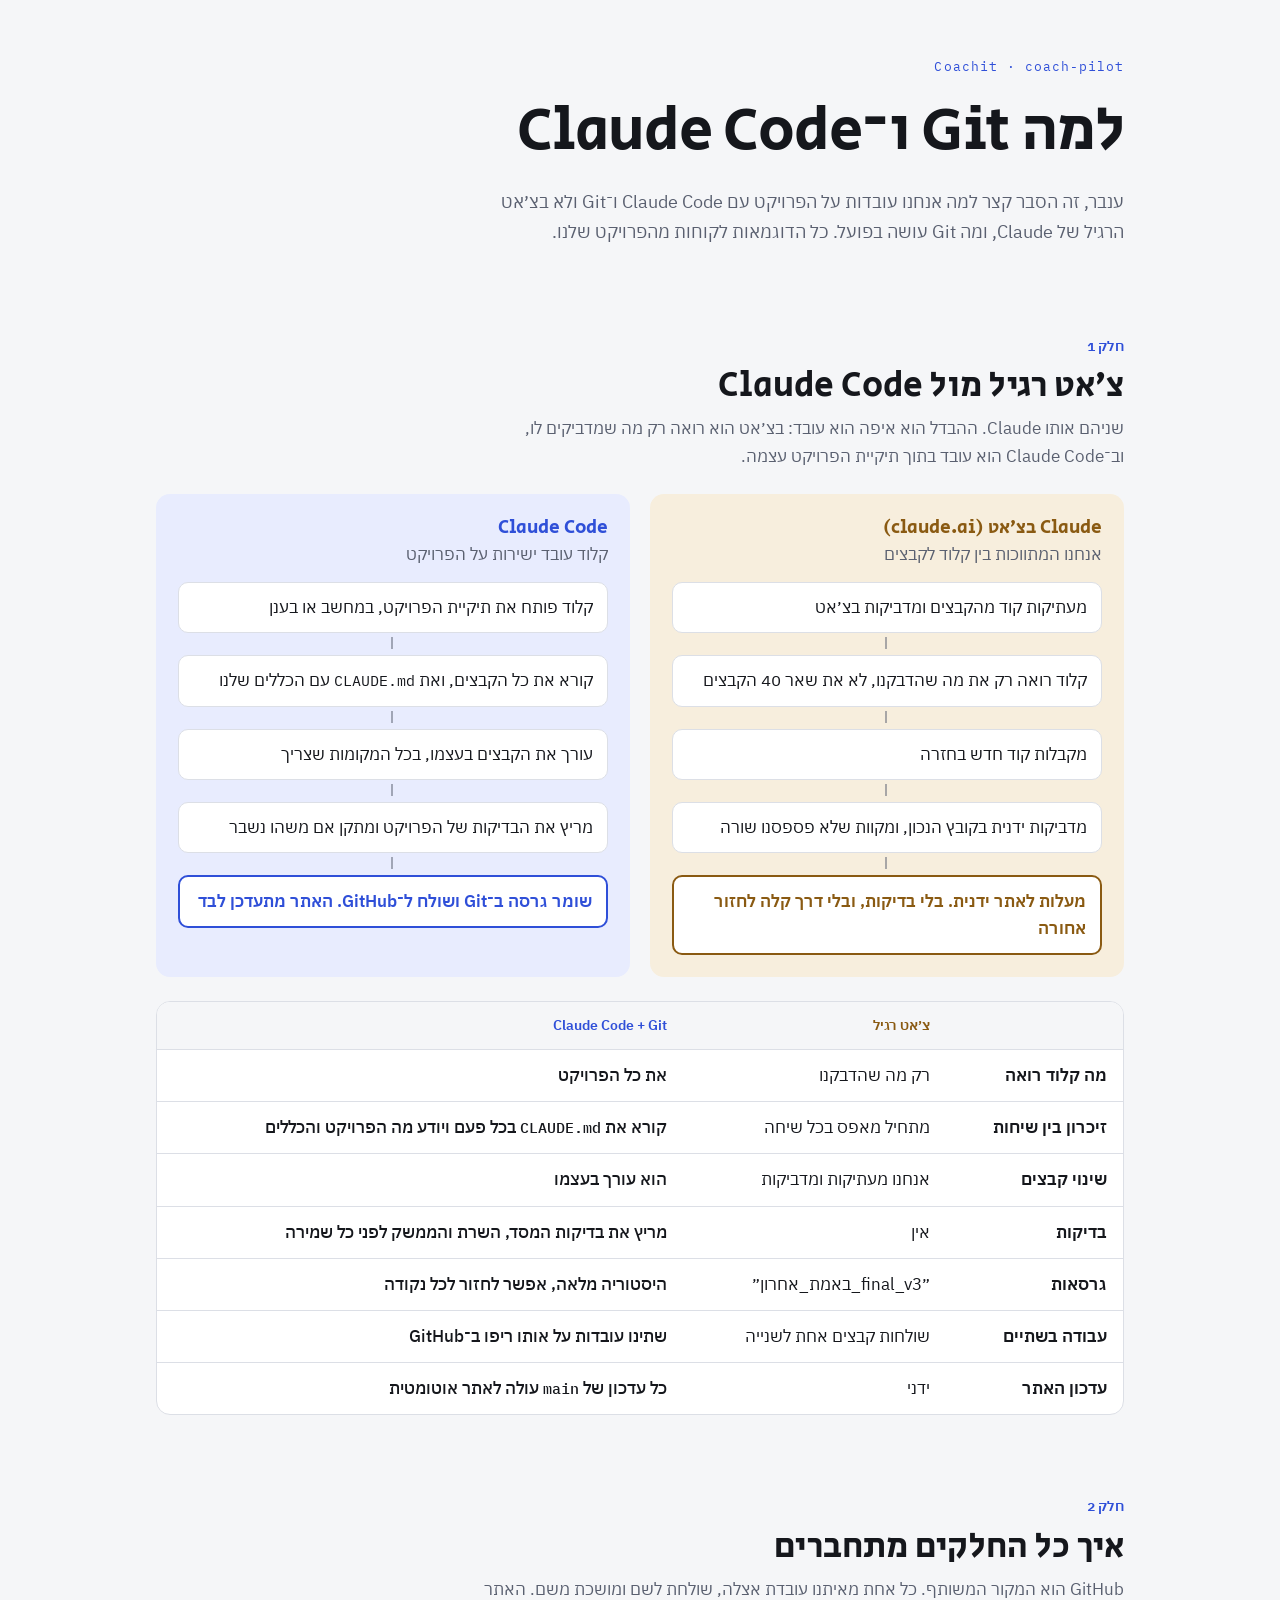
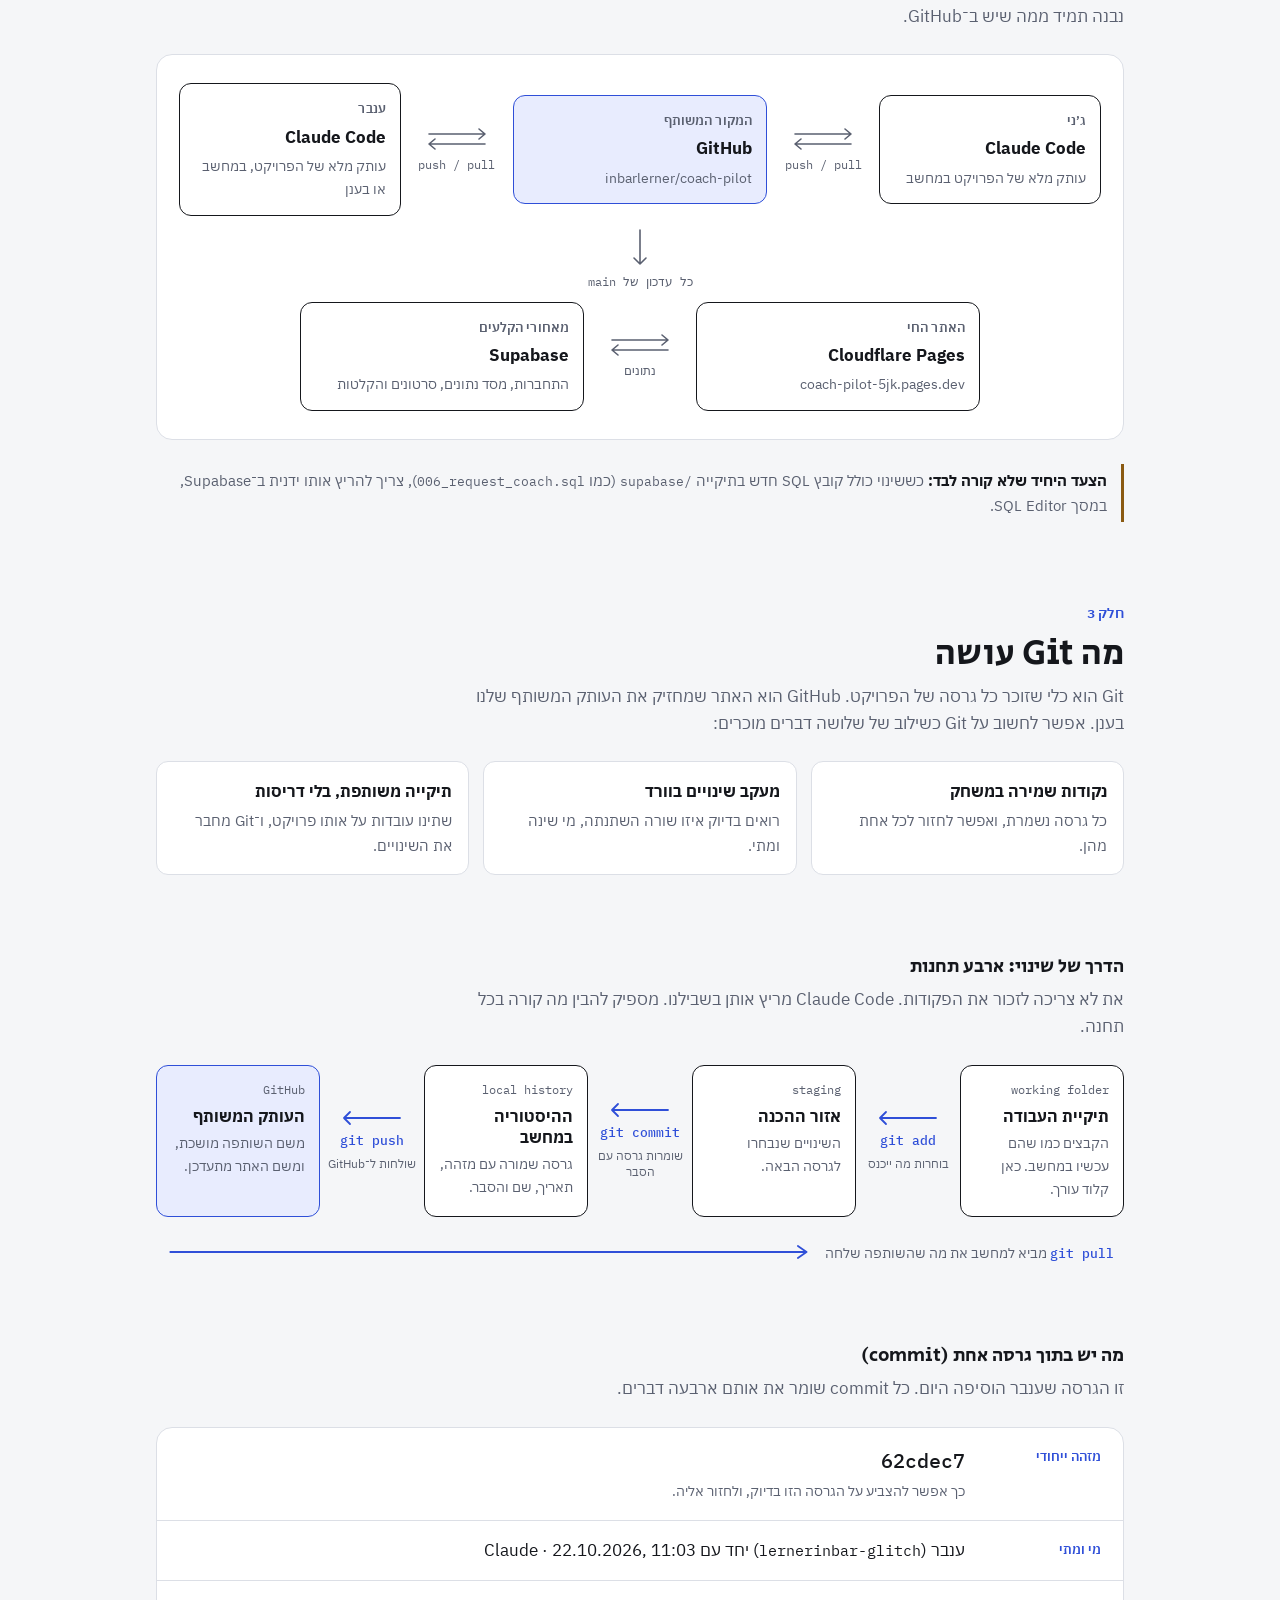
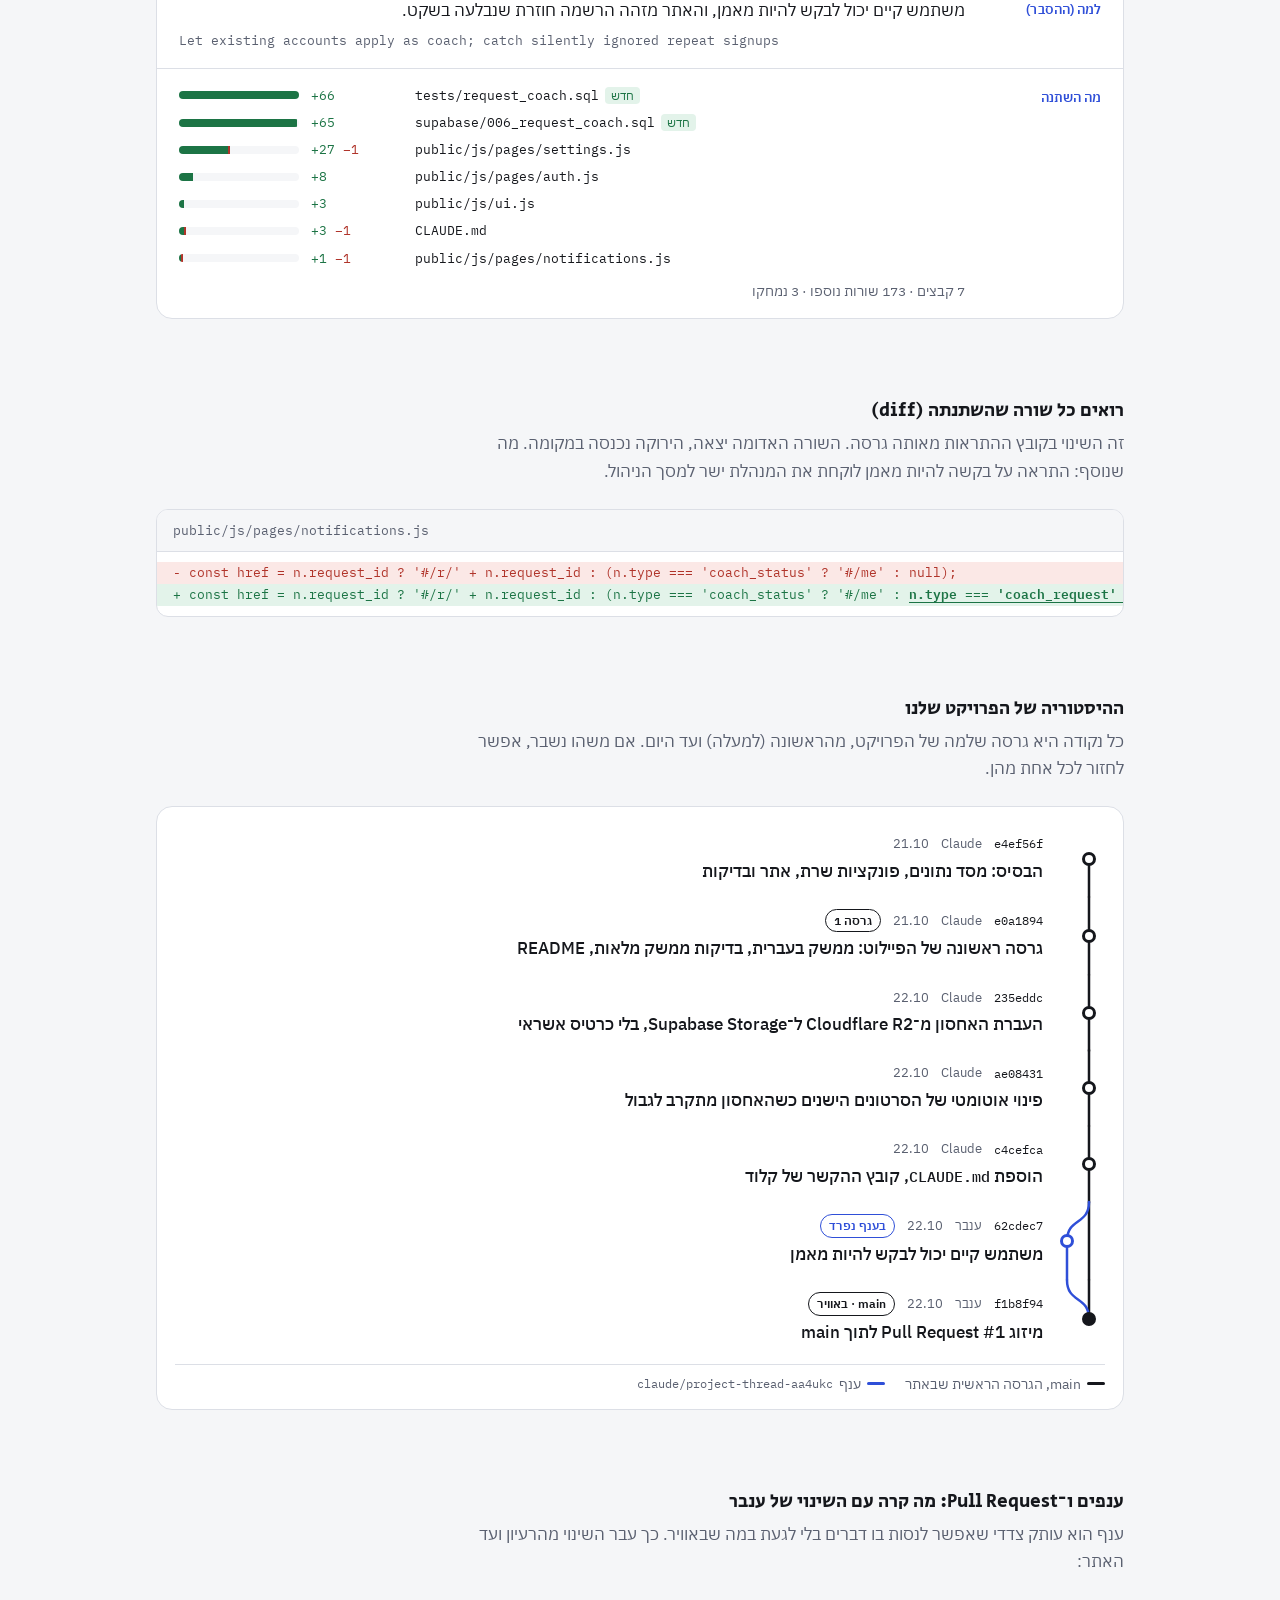
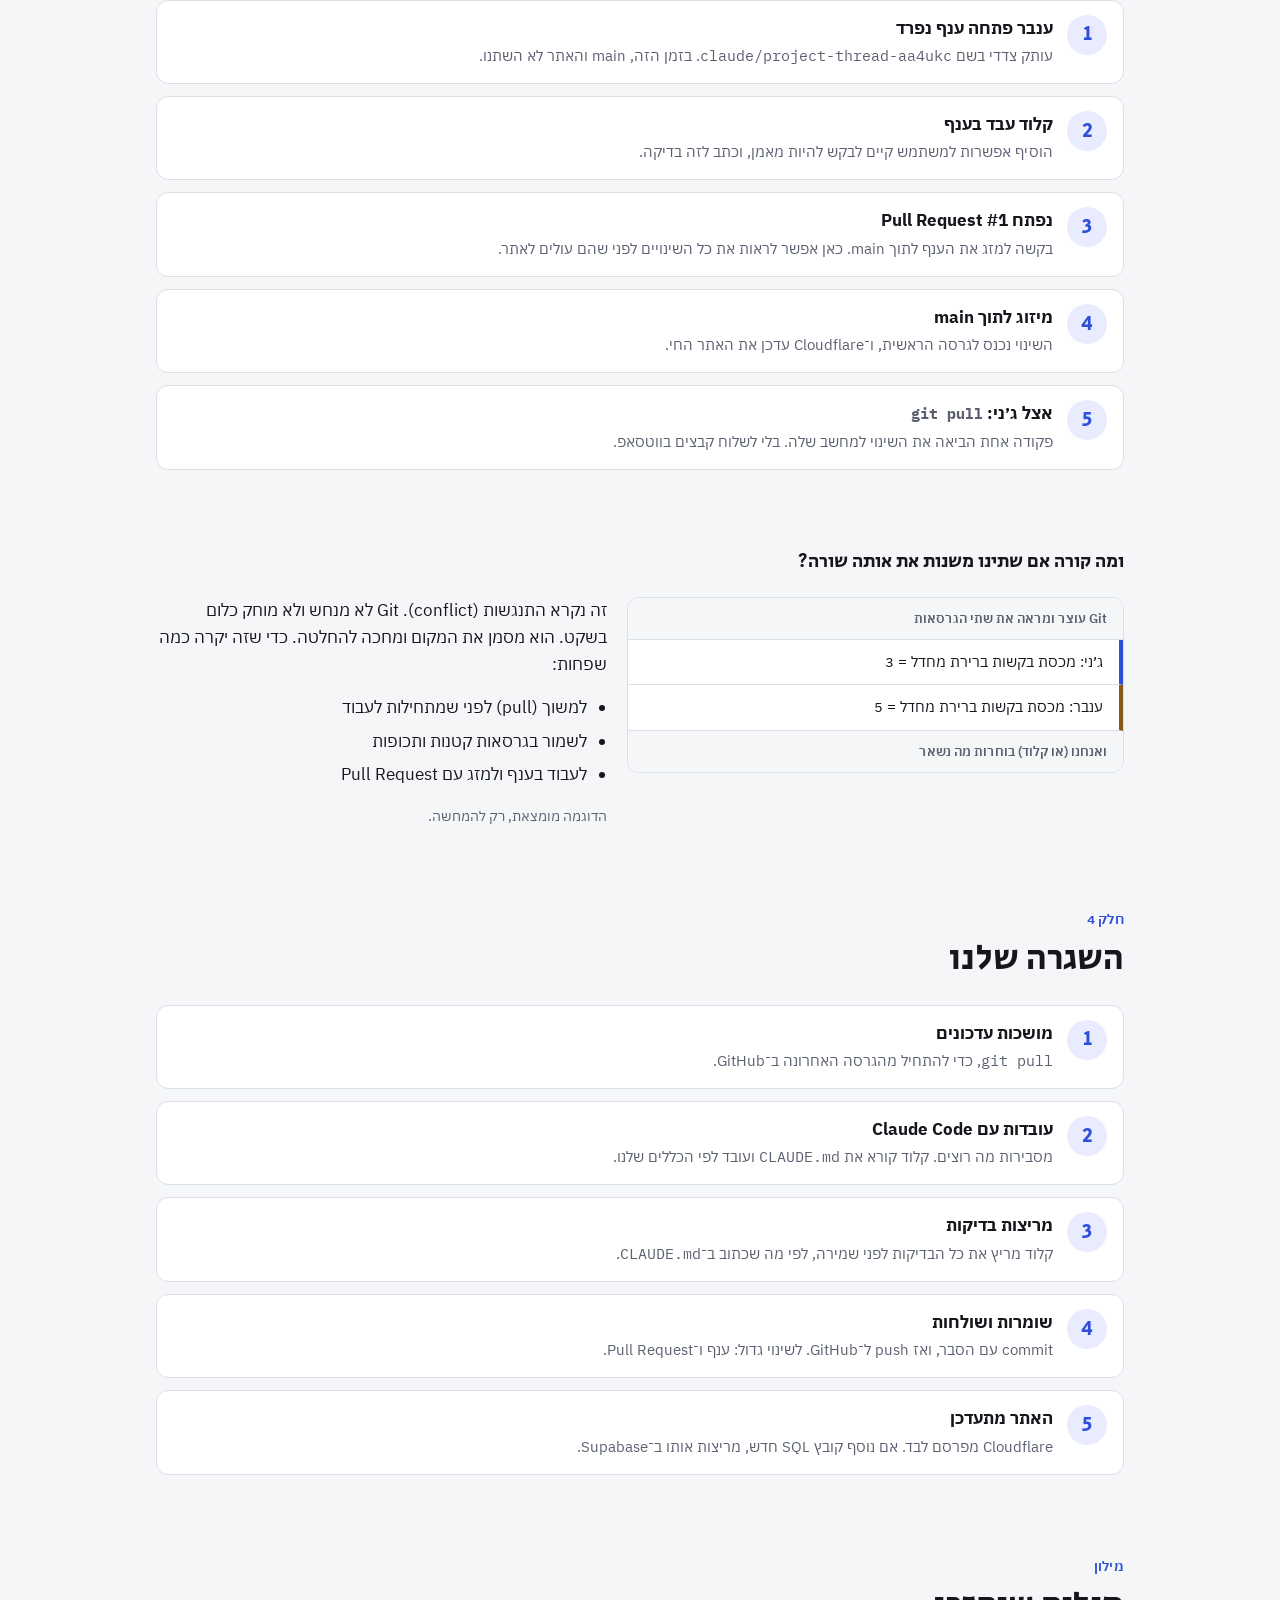
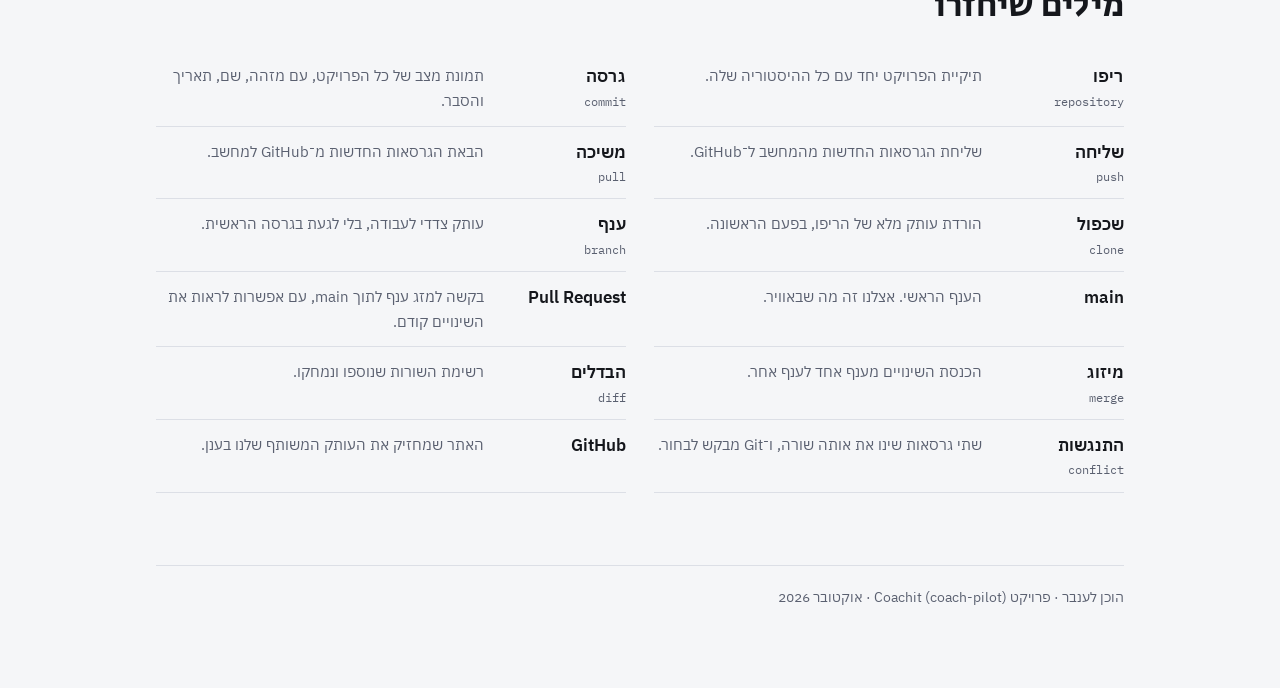
<file: docs/git-for-inbar.html>
<!doctype html>
<html lang="he" dir="rtl">
<head>
<meta charset="utf-8">
<meta name="viewport" content="width=device-width, initial-scale=1, viewport-fit=cover">
<title>למה Git ו־Claude Code</title>
<link rel="preconnect" href="https://fonts.googleapis.com">
<link rel="preconnect" href="https://fonts.gstatic.com" crossorigin>
<link rel="stylesheet" href="https://fonts.googleapis.com/css2?family=IBM+Plex+Mono:wght@400;500&family=IBM+Plex+Sans+Hebrew:wght@400;500;600;700&family=Secular+One&display=swap">
<style>
/* Layout: one reading column of stacked diagrams. Ink-on-paper like the Coachit UI, one cobalt accent for "the way we work". */
:root {
  --paper: #F5F6F8;
  --surface: #FFFFFF;
  --ink: #15171C;
  --muted: #5A6070;
  --line: #DCDFE6;
  --accent: #2F4FD8;
  --accent-soft: #E8ECFE;
  --warm: #8A5A12;
  --warm-soft: #F7EEDD;
  --add: #1C7445;
  --add-bg: #E3F3EA;
  --del: #B0342A;
  --del-bg: #FBE8E6;
  --display: "Secular One", "Arial Hebrew", "Rubik", system-ui, sans-serif;
  --body: "IBM Plex Sans Hebrew", "Arial Hebrew", "Segoe UI", system-ui, sans-serif;
  --mono: "IBM Plex Mono", ui-monospace, "SF Mono", Menlo, monospace;
  color-scheme: light;
}
@media (prefers-color-scheme: dark) {
  :root:not([data-theme="light"]) {
    --paper: #111318; --surface: #1A1D24; --ink: #ECEEF3; --muted: #A1A7B5; --line: #2D323C;
    --accent: #93A6FF; --accent-soft: #222A4A; --warm: #E6BE79; --warm-soft: #2E2616;
    --add: #74D3A0; --add-bg: #142E20; --del: #FF9188; --del-bg: #3A1D1A;
    color-scheme: dark;
  }
}
:root[data-theme="dark"] {
  --paper: #111318; --surface: #1A1D24; --ink: #ECEEF3; --muted: #A1A7B5; --line: #2D323C;
  --accent: #93A6FF; --accent-soft: #222A4A; --warm: #E6BE79; --warm-soft: #2E2616;
  --add: #74D3A0; --add-bg: #142E20; --del: #FF9188; --del-bg: #3A1D1A;
  color-scheme: dark;
}

* { box-sizing: border-box; }
html { padding-top: env(safe-area-inset-top, 0px); padding-bottom: env(safe-area-inset-bottom, 0px); }
body {
  margin: 0; background: var(--paper); color: var(--ink);
  font-family: var(--body); font-size: 16.5px; line-height: 1.65;
  -webkit-font-smoothing: antialiased;
}
.wrap {
  max-width: 1000px; margin: 0 auto;
  padding-left: max(16px, env(safe-area-inset-left, 0px));
  padding-right: max(16px, env(safe-area-inset-right, 0px));
  padding-block: 56px 80px;
}
h1, h2, h3 { font-family: var(--display); font-weight: 400; line-height: 1.2; text-wrap: balance; margin: 0; }
h1 { font-size: clamp(2.3rem, 6vw, 3.8rem); letter-spacing: -0.01em; }
h2 { font-size: clamp(1.6rem, 3.6vw, 2.2rem); }
h3 { font-size: 1.2rem; }
p { margin: 0; }
.ltr { direction: ltr; unicode-bidi: isolate; }
code, .mono { font-family: var(--mono); font-size: 0.88em; }
.muted { color: var(--muted); }
.stack { display: flex; flex-direction: column; gap: 16px; }
.prose { max-width: 66ch; }

/* hero */
.hero { display: flex; flex-direction: column; gap: 18px; padding-bottom: 8px; }
.kicker { font-family: var(--mono); font-size: 0.8rem; letter-spacing: 0.08em; color: var(--accent); direction: ltr; unicode-bidi: isolate; text-align: right; }
.lede { font-size: 1.15rem; color: var(--muted); max-width: 60ch; }

section { margin-top: 80px; display: flex; flex-direction: column; gap: 24px; }
.sec-head { display: flex; flex-direction: column; gap: 8px; }
.sec-label { font-size: 0.85rem; font-weight: 600; color: var(--accent); letter-spacing: 0.02em; }

/* --- 1. chat vs code --- */
.versus { display: grid; grid-template-columns: 1fr 1fr; gap: 20px; }
.lane { border-radius: 14px; padding: 22px; display: flex; flex-direction: column; gap: 14px; min-width: 0; }
.lane.chat { background: var(--warm-soft); }
.lane.code { background: var(--accent-soft); }
.lane-head { display: flex; flex-direction: column; gap: 2px; }
.lane.chat .lane-head h3 { color: var(--warm); }
.lane.code .lane-head h3 { color: var(--accent); }
.flow { list-style: none; margin: 0; padding: 0; display: flex; flex-direction: column; gap: 22px; }
.flow li {
  position: relative; background: var(--surface); border-radius: 10px; padding: 11px 14px;
  border: 1px solid var(--line);
}
.flow li:not(:last-child)::after {
  content: ""; position: absolute; right: 50%; bottom: -17px; width: 2px; height: 12px;
  background: var(--muted); opacity: 0.5;
}
.flow li.result { border: 2px solid currentColor; font-weight: 600; }
.lane.chat li.result { color: var(--warm); }
.lane.code li.result { color: var(--accent); }

.table-wrap { overflow-x: auto; border: 1px solid var(--line); border-radius: 14px; background: var(--surface); }
table { border-collapse: collapse; width: 100%; min-width: 560px; }
th, td { text-align: right; padding: 12px 16px; border-bottom: 1px solid var(--line); vertical-align: top; }
tr:last-child td { border-bottom: 0; }
thead th { font-size: 0.85rem; color: var(--muted); font-weight: 600; background: var(--paper); }
thead th.c-chat { color: var(--warm); }
thead th.c-code { color: var(--accent); }
td:first-child { font-weight: 600; white-space: nowrap; }
td.c-code { font-weight: 500; }

/* --- 2. map --- */
.map { background: var(--surface); border: 1px solid var(--line); border-radius: 16px; padding: 28px 22px; display: flex; flex-direction: column; gap: 10px; align-items: stretch; }
.map-row { display: grid; grid-template-columns: minmax(0,1fr) 96px minmax(0,1.15fr) 96px minmax(0,1fr); align-items: center; gap: 8px; }
.map-row.lower { grid-template-columns: minmax(0,1fr) 96px minmax(0,1fr); max-width: 680px; margin-inline: auto; width: 100%; }
.node { border: 1.5px solid var(--ink); border-radius: 12px; padding: 14px; display: flex; flex-direction: column; gap: 4px; min-width: 0; background: var(--surface); }
.node.hub { border-color: var(--accent); background: var(--accent-soft); }
.node .who { font-size: 0.8rem; color: var(--muted); font-weight: 600; }
.node strong { font-size: 1.05rem; }
.node .sub { font-size: 0.86rem; color: var(--muted); overflow-wrap: anywhere; }
.link { display: flex; flex-direction: column; align-items: center; gap: 2px; color: var(--muted); font-family: var(--mono); font-size: 0.75rem; text-align: center; }
.link svg { width: 72px; height: 28px; display: block; }
.link svg path { stroke: currentColor; fill: none; stroke-width: 1.6; stroke-linecap: round; stroke-linejoin: round; }
.down { display: flex; justify-content: center; }
.down .link svg { width: 28px; height: 44px; }
.note { border-inline-start: 3px solid var(--warm); padding: 4px 14px; color: var(--muted); font-size: 0.95rem; }
.note strong { color: var(--ink); }

/* --- 3. git --- */
.analogies { display: grid; grid-template-columns: repeat(3, minmax(0,1fr)); gap: 14px; }
.analogy { background: var(--surface); border: 1px solid var(--line); border-radius: 12px; padding: 16px; display: flex; flex-direction: column; gap: 4px; }
.analogy strong { font-size: 1.02rem; }
.analogy span { color: var(--muted); font-size: 0.93rem; }

.pipeline { display: grid; grid-template-columns: minmax(0,1fr) 92px minmax(0,1fr) 92px minmax(0,1fr) 92px minmax(0,1fr); align-items: stretch; gap: 6px; }
.station { background: var(--surface); border: 1.5px solid var(--ink); border-radius: 12px; padding: 14px; display: flex; flex-direction: column; gap: 6px; min-width: 0; }
.station.hub { border-color: var(--accent); background: var(--accent-soft); }
.station .tag { font-family: var(--mono); font-size: 0.72rem; color: var(--muted); direction: ltr; text-align: right; }
.station strong { font-size: 1.02rem; line-height: 1.3; }
.station span { font-size: 0.88rem; color: var(--muted); }
.step-arrow { display: flex; flex-direction: column; align-items: center; justify-content: center; gap: 4px; color: var(--accent); text-align: center; }
.step-arrow svg { width: 64px; height: 16px; }
.step-arrow svg path { stroke: currentColor; fill: none; stroke-width: 1.8; stroke-linecap: round; stroke-linejoin: round; }
.step-arrow code { font-weight: 500; font-size: 0.8rem; direction: ltr; }
.step-arrow small { color: var(--muted); font-size: 0.78rem; line-height: 1.3; }
.pullback { display: flex; align-items: center; gap: 12px; color: var(--accent); padding-inline: 10px; }
.pullback svg { flex: 1; height: 16px; min-width: 0; }
.pullback svg path { stroke: currentColor; fill: none; stroke-width: 1.8; stroke-linecap: round; stroke-linejoin: round; }
.pullback span { font-size: 0.9rem; color: var(--muted); white-space: nowrap; }
.pullback code { color: var(--accent); font-weight: 500; }

.commit-card { background: var(--surface); border: 1px solid var(--line); border-radius: 16px; overflow: hidden; }
.cc-part { padding: 16px 22px; border-bottom: 1px solid var(--line); display: grid; grid-template-columns: 120px minmax(0,1fr); gap: 16px; align-items: start; }
.cc-part:last-child { border-bottom: 0; }
.cc-label { font-size: 0.82rem; font-weight: 600; color: var(--accent); padding-top: 2px; }
.cc-hash { font-family: var(--mono); font-size: 1.25rem; font-weight: 500; direction: ltr; text-align: right; }
.cc-msg-en { font-family: var(--mono); font-size: 0.82rem; color: var(--muted); direction: ltr; text-align: left; }
.files { list-style: none; margin: 0; padding: 0; display: flex; flex-direction: column; gap: 6px; }
.files li { display: grid; grid-template-columns: minmax(0,1fr) 92px 120px; gap: 12px; align-items: center; font-size: 0.9rem; }
.files .path { font-family: var(--mono); font-size: 0.8rem; direction: ltr; text-align: left; overflow-wrap: anywhere; }
.files .nums { font-family: var(--mono); font-size: 0.8rem; direction: ltr; text-align: left; font-variant-numeric: tabular-nums; }
.files .nums .a { color: var(--add); }
.files .nums .d { color: var(--del); }
.bar { display: flex; height: 8px; border-radius: 4px; overflow: hidden; background: var(--paper); direction: ltr; }
.bar i { display: block; height: 100%; }
.bar .a { background: var(--add); }
.bar .d { background: var(--del); }
.new { font-family: var(--body); font-size: 0.72rem; background: var(--add-bg); color: var(--add); padding: 1px 6px; border-radius: 4px; margin-inline-start: 6px; }
.totals { font-size: 0.9rem; color: var(--muted); }

.diff { border: 1px solid var(--line); border-radius: 12px; overflow: hidden; background: var(--surface); }
.diff-head { font-family: var(--mono); font-size: 0.8rem; padding: 10px 16px; background: var(--paper); border-bottom: 1px solid var(--line); direction: ltr; text-align: left; color: var(--muted); }
.diff-body { overflow-x: auto; direction: ltr; }
.diff pre { margin: 0; font-family: var(--mono); font-size: 0.8rem; line-height: 1.7; padding: 10px 0; min-width: max-content; }
.diff pre span { display: block; padding: 0 16px; white-space: pre; }
.diff .rm { background: var(--del-bg); color: var(--del); }
.diff .ad { background: var(--add-bg); color: var(--add); }
.diff mark { background: transparent; color: inherit; font-weight: 600; text-decoration: underline; text-underline-offset: 3px; }

.history { background: var(--surface); border: 1px solid var(--line); border-radius: 16px; padding: 14px 18px; }
.commit { display: grid; grid-template-columns: 52px minmax(0,1fr); gap: 10px; }
.rail { position: relative; }
.rail svg { position: absolute; inset: 0; width: 100%; height: 100%; overflow: visible; }
.rail path { fill: none; stroke-width: 2.5; vector-effect: non-scaling-stroke; stroke-linecap: round; }
.rail .m { stroke: var(--ink); }
.rail .b { stroke: var(--accent); }
.dot { position: absolute; top: 50%; width: 14px; height: 14px; border-radius: 50%; transform: translate(-50%, -50%); background: var(--surface); border: 3px solid var(--ink); }
.dot.main { left: 36px; }
.dot.branch { left: 14px; border-color: var(--accent); }
.dot.merge { left: 36px; background: var(--ink); }
.c-body { padding-block: 12px; display: flex; flex-direction: column; gap: 3px; min-width: 0; }
.c-meta { display: flex; flex-wrap: wrap; gap: 6px 12px; align-items: center; font-size: 0.82rem; color: var(--muted); }
.c-meta .mono { color: var(--ink); direction: ltr; }
.chip { font-size: 0.74rem; font-weight: 600; padding: 1px 8px; border-radius: 999px; border: 1px solid currentColor; }
.chip.acc { color: var(--accent); }
.chip.ink { color: var(--ink); }
.c-title { font-weight: 500; }
.legend { display: flex; flex-wrap: wrap; gap: 8px 20px; font-size: 0.85rem; color: var(--muted); padding-top: 8px; border-top: 1px solid var(--line); margin-top: 6px; }
.legend span { display: inline-flex; align-items: center; gap: 6px; }
.legend i { display: inline-block; width: 18px; height: 3px; border-radius: 2px; }

.steps { list-style: none; margin: 0; padding: 0; display: grid; gap: 12px; counter-reset: s; }
.steps li { counter-increment: s; display: grid; grid-template-columns: 40px minmax(0,1fr); gap: 14px; align-items: start; background: var(--surface); border: 1px solid var(--line); border-radius: 12px; padding: 14px 16px; }
.steps li::before { content: counter(s); font-family: var(--display); font-size: 1.3rem; width: 40px; height: 40px; border-radius: 50%; display: grid; place-items: center; background: var(--accent-soft); color: var(--accent); }
.steps strong { display: block; }
.steps span { color: var(--muted); font-size: 0.95rem; }

.conflict { display: grid; grid-template-columns: minmax(0,1.1fr) minmax(0,1fr); gap: 20px; align-items: start; }
.vs-box { border: 1px solid var(--line); border-radius: 12px; overflow: hidden; background: var(--surface); font-size: 0.92rem; }
.vs-box div { padding: 10px 16px; border-bottom: 1px solid var(--line); }
.vs-box div:last-child { border-bottom: 0; }
.vs-box .h { font-size: 0.8rem; font-weight: 600; color: var(--muted); background: var(--paper); }
.vs-box .me { border-inline-start: 4px solid var(--accent); }
.vs-box .her { border-inline-start: 4px solid var(--warm); }
.tips { margin: 0; padding-inline-start: 20px; display: flex; flex-direction: column; gap: 6px; }

.glossary { display: grid; grid-template-columns: repeat(2, minmax(0,1fr)); gap: 0 28px; margin: 0; }
.glossary div { padding: 12px 0; border-bottom: 1px solid var(--line); display: grid; grid-template-columns: 130px minmax(0,1fr); gap: 12px; }
.glossary dt { font-weight: 600; }
.glossary dt .mono { display: block; font-weight: 400; color: var(--muted); font-size: 0.78rem; direction: ltr; text-align: right; }
.glossary dd { margin: 0; color: var(--muted); font-size: 0.95rem; }

footer { margin-top: 72px; padding-top: 20px; border-top: 1px solid var(--line); font-size: 0.85rem; color: var(--muted); }

@media (max-width: 760px) {
  .versus, .analogies, .conflict, .glossary { grid-template-columns: 1fr; }
  .map-row, .map-row.lower { grid-template-columns: 1fr; }
  .map-row .link svg { transform: rotate(90deg); width: 44px; height: 28px; margin-block: 6px; }
  .pipeline { grid-template-columns: 1fr; }
  .step-arrow { flex-direction: row; gap: 10px; padding-block: 4px; }
  .step-arrow svg { transform: rotate(-90deg); width: 36px; }
  .pullback svg { display: none; }
  .pullback { padding-inline: 0; }
  .pullback span { white-space: normal; }
  .cc-part { grid-template-columns: 1fr; gap: 6px; }
  .files li { grid-template-columns: minmax(0,1fr) 82px; }
  .files .bar { display: none; }
  .glossary div { grid-template-columns: 110px minmax(0,1fr); }
}
@media (prefers-reduced-motion: no-preference) {
  .flow li, .station, .node { transition: transform .2s ease; }
}
</style>
</head>
<body>
<div class="wrap">

  <header class="hero">
    <div class="kicker">Coachit · coach-pilot</div>
    <h1>למה Git ו־Claude Code</h1>
    <p class="lede">ענבר, זה הסבר קצר למה אנחנו עובדות על הפרויקט עם Claude Code ו־Git ולא בצ׳אט הרגיל של Claude, ומה Git עושה בפועל. כל הדוגמאות לקוחות מהפרויקט שלנו.</p>
  </header>

  <!-- 1 -->
  <section>
    <div class="sec-head">
      <div class="sec-label">חלק 1</div>
      <h2>צ׳אט רגיל מול Claude Code</h2>
      <p class="prose muted">שניהם אותו Claude. ההבדל הוא איפה הוא עובד: בצ׳אט הוא רואה רק מה שמדביקים לו, וב־Claude Code הוא עובד בתוך תיקיית הפרויקט עצמה.</p>
    </div>

    <div class="versus">
      <div class="lane chat">
        <div class="lane-head">
          <h3>Claude בצ׳אט (claude.ai)</h3>
          <span class="muted">אנחנו המתווכות בין קלוד לקבצים</span>
        </div>
        <ol class="flow">
          <li>מעתיקות קוד מהקבצים ומדביקות בצ׳אט</li>
          <li>קלוד רואה רק את מה שהדבקנו, לא את שאר 40 הקבצים</li>
          <li>מקבלות קוד חדש בחזרה</li>
          <li>מדביקות ידנית בקובץ הנכון, ומקוות שלא פספסנו שורה</li>
          <li class="result">מעלות לאתר ידנית. בלי בדיקות, ובלי דרך קלה לחזור אחורה</li>
        </ol>
      </div>
      <div class="lane code">
        <div class="lane-head">
          <h3>Claude Code</h3>
          <span class="muted">קלוד עובד ישירות על הפרויקט</span>
        </div>
        <ol class="flow">
          <li>קלוד פותח את תיקיית הפרויקט, במחשב או בענן</li>
          <li>קורא את כל הקבצים, ואת <span class="ltr mono">CLAUDE.md</span> עם הכללים שלנו</li>
          <li>עורך את הקבצים בעצמו, בכל המקומות שצריך</li>
          <li>מריץ את הבדיקות של הפרויקט ומתקן אם משהו נשבר</li>
          <li class="result">שומר גרסה ב־Git ושולח ל־GitHub. האתר מתעדכן לבד</li>
        </ol>
      </div>
    </div>

    <div class="table-wrap">
      <table>
        <thead>
          <tr><th></th><th class="c-chat">צ׳אט רגיל</th><th class="c-code">Claude Code + Git</th></tr>
        </thead>
        <tbody>
          <tr><td>מה קלוד רואה</td><td>רק מה שהדבקנו</td><td class="c-code">את כל הפרויקט</td></tr>
          <tr><td>זיכרון בין שיחות</td><td>מתחיל מאפס בכל שיחה</td><td class="c-code">קורא את <span class="ltr mono">CLAUDE.md</span> בכל פעם ויודע מה הפרויקט והכללים</td></tr>
          <tr><td>שינוי קבצים</td><td>אנחנו מעתיקות ומדביקות</td><td class="c-code">הוא עורך בעצמו</td></tr>
          <tr><td>בדיקות</td><td>אין</td><td class="c-code">מריץ את בדיקות המסד, השרת והממשק לפני כל שמירה</td></tr>
          <tr><td>גרסאות</td><td>‏״final_v3_באמת_אחרון״</td><td class="c-code">היסטוריה מלאה, אפשר לחזור לכל נקודה</td></tr>
          <tr><td>עבודה בשתיים</td><td>שולחות קבצים אחת לשנייה</td><td class="c-code">שתינו עובדות על אותו ריפו ב־GitHub</td></tr>
          <tr><td>עדכון האתר</td><td>ידני</td><td class="c-code">כל עדכון של <span class="ltr mono">main</span> עולה לאתר אוטומטית</td></tr>
        </tbody>
      </table>
    </div>
  </section>

  <!-- 2 -->
  <section>
    <div class="sec-head">
      <div class="sec-label">חלק 2</div>
      <h2>איך כל החלקים מתחברים</h2>
      <p class="prose muted">GitHub הוא המקור המשותף. כל אחת מאיתנו עובדת אצלה, שולחת לשם ומושכת משם. האתר נבנה תמיד ממה שיש ב־GitHub.</p>
    </div>

    <div class="map">
      <div class="map-row">
        <div class="node">
          <span class="who">ג׳ני</span>
          <strong>Claude Code</strong>
          <span class="sub">עותק מלא של הפרויקט במחשב</span>
        </div>
        <div class="link">
          <svg viewBox="0 0 72 28" aria-hidden="true"><path d="M8 9 H64 M58 4 L64 9 L58 14"/><path d="M64 19 H8 M14 14 L8 19 L14 24"/></svg>
          <span>push / pull</span>
        </div>
        <div class="node hub">
          <span class="who">המקור המשותף</span>
          <strong>GitHub</strong>
          <span class="sub ltr" style="text-align:right">inbarlerner/coach-pilot</span>
        </div>
        <div class="link">
          <svg viewBox="0 0 72 28" aria-hidden="true"><path d="M8 9 H64 M58 4 L64 9 L58 14"/><path d="M64 19 H8 M14 14 L8 19 L14 24"/></svg>
          <span>push / pull</span>
        </div>
        <div class="node">
          <span class="who">ענבר</span>
          <strong>Claude Code</strong>
          <span class="sub">עותק מלא של הפרויקט, במחשב או בענן</span>
        </div>
      </div>

      <div class="down">
        <div class="link">
          <svg viewBox="0 0 28 44" aria-hidden="true"><path d="M14 4 V38 M8 32 L14 38 L20 32"/></svg>
          <span>כל עדכון של main</span>
        </div>
      </div>

      <div class="map-row lower">
        <div class="node">
          <span class="who">האתר החי</span>
          <strong>Cloudflare Pages</strong>
          <span class="sub ltr" style="text-align:right">coach-pilot-5jk.pages.dev</span>
        </div>
        <div class="link">
          <svg viewBox="0 0 72 28" aria-hidden="true"><path d="M8 9 H64 M58 4 L64 9 L58 14"/><path d="M64 19 H8 M14 14 L8 19 L14 24"/></svg>
          <span>נתונים</span>
        </div>
        <div class="node">
          <span class="who">מאחורי הקלעים</span>
          <strong>Supabase</strong>
          <span class="sub">התחברות, מסד נתונים, סרטונים והקלטות</span>
        </div>
      </div>
    </div>

    <p class="note"><strong>הצעד היחיד שלא קורה לבד:</strong> כששינוי כולל קובץ SQL חדש בתיקייה <span class="ltr mono">supabase/</span> (כמו <span class="ltr mono">006_request_coach.sql</span>), צריך להריץ אותו ידנית ב־Supabase, במסך SQL Editor.</p>
  </section>

  <!-- 3 -->
  <section>
    <div class="sec-head">
      <div class="sec-label">חלק 3</div>
      <h2>מה Git עושה</h2>
      <p class="prose muted">Git הוא כלי שזוכר כל גרסה של הפרויקט. GitHub הוא האתר שמחזיק את העותק המשותף שלנו בענן. אפשר לחשוב על Git כשילוב של שלושה דברים מוכרים:</p>
    </div>
    <div class="analogies">
      <div class="analogy"><strong>נקודות שמירה במשחק</strong><span>כל גרסה נשמרת, ואפשר לחזור לכל אחת מהן.</span></div>
      <div class="analogy"><strong>מעקב שינויים בוורד</strong><span>רואים בדיוק איזו שורה השתנתה, מי שינה ומתי.</span></div>
      <div class="analogy"><strong>תיקייה משותפת, בלי דריסות</strong><span>שתינו עובדות על אותו פרויקט, ו־Git מחבר את השינויים.</span></div>
    </div>
  </section>

  <section>
    <div class="sec-head">
      <h3>הדרך של שינוי: ארבע תחנות</h3>
      <p class="prose muted">את לא צריכה לזכור את הפקודות. Claude Code מריץ אותן בשבילנו. מספיק להבין מה קורה בכל תחנה.</p>
    </div>
    <div class="pipeline">
      <div class="station">
        <span class="tag">working folder</span>
        <strong>תיקיית העבודה</strong>
        <span>הקבצים כמו שהם עכשיו במחשב. כאן קלוד עורך.</span>
      </div>
      <div class="step-arrow">
        <svg viewBox="0 0 64 16" aria-hidden="true"><path d="M60 8 H4 M10 2 L4 8 L10 14"/></svg>
        <code>git add</code><small>בוחרות מה ייכנס</small>
      </div>
      <div class="station">
        <span class="tag">staging</span>
        <strong>אזור ההכנה</strong>
        <span>השינויים שנבחרו לגרסה הבאה.</span>
      </div>
      <div class="step-arrow">
        <svg viewBox="0 0 64 16" aria-hidden="true"><path d="M60 8 H4 M10 2 L4 8 L10 14"/></svg>
        <code>git commit</code><small>שומרות גרסה עם הסבר</small>
      </div>
      <div class="station">
        <span class="tag">local history</span>
        <strong>ההיסטוריה במחשב</strong>
        <span>גרסה שמורה עם מזהה, תאריך, שם והסבר.</span>
      </div>
      <div class="step-arrow">
        <svg viewBox="0 0 64 16" aria-hidden="true"><path d="M60 8 H4 M10 2 L4 8 L10 14"/></svg>
        <code>git push</code><small>שולחות ל־GitHub</small>
      </div>
      <div class="station hub">
        <span class="tag">GitHub</span>
        <strong>העותק המשותף</strong>
        <span>משם השותפה מושכת, ומשם האתר מתעדכן.</span>
      </div>
    </div>
    <div class="pullback">
      <span><code class="ltr">git pull</code> מביא למחשב את מה שהשותפה שלחה</span>
      <svg viewBox="0 0 600 16" preserveAspectRatio="none" aria-hidden="true"><path d="M4 8 H594 M586 2 L594 8 L586 14" vector-effect="non-scaling-stroke"/></svg>
    </div>
  </section>

  <section>
    <div class="sec-head">
      <h3>מה יש בתוך גרסה אחת (commit)</h3>
      <p class="prose muted">זו הגרסה שענבר הוסיפה היום. כל commit שומר את אותם ארבעה דברים.</p>
    </div>
    <div class="commit-card">
      <div class="cc-part">
        <div class="cc-label">מזהה ייחודי</div>
        <div><div class="cc-hash">62cdec7</div><span class="muted" style="font-size:.9rem">כך אפשר להצביע על הגרסה הזו בדיוק, ולחזור אליה.</span></div>
      </div>
      <div class="cc-part">
        <div class="cc-label">מי ומתי</div>
        <div>ענבר (<span class="ltr mono">lernerinbar-glitch</span>) יחד עם Claude · 22.10.2026, 11:03</div>
      </div>
      <div class="cc-part">
        <div class="cc-label">למה (ההסבר)</div>
        <div class="stack" style="gap:6px">
          <div>משתמש קיים יכול לבקש להיות מאמן, והאתר מזהה הרשמה חוזרת שנבלעה בשקט.</div>
          <div class="cc-msg-en">Let existing accounts apply as coach; catch silently ignored repeat signups</div>
        </div>
      </div>
      <div class="cc-part">
        <div class="cc-label">מה השתנה</div>
        <div class="stack" style="gap:10px">
          <ul class="files">
            <li><span class="path">tests/request_coach.sql<span class="new">חדש</span></span><span class="nums"><span class="a">+66</span></span><span class="bar"><i class="a" style="width:100%"></i></span></li>
            <li><span class="path">supabase/006_request_coach.sql<span class="new">חדש</span></span><span class="nums"><span class="a">+65</span></span><span class="bar"><i class="a" style="width:98%"></i></span></li>
            <li><span class="path">public/js/pages/settings.js</span><span class="nums"><span class="a">+27</span> <span class="d">−1</span></span><span class="bar"><i class="a" style="width:41%"></i><i class="d" style="width:1.5%"></i></span></li>
            <li><span class="path">public/js/pages/auth.js</span><span class="nums"><span class="a">+8</span></span><span class="bar"><i class="a" style="width:12%"></i></span></li>
            <li><span class="path">public/js/ui.js</span><span class="nums"><span class="a">+3</span></span><span class="bar"><i class="a" style="width:4.5%"></i></span></li>
            <li><span class="path">CLAUDE.md</span><span class="nums"><span class="a">+3</span> <span class="d">−1</span></span><span class="bar"><i class="a" style="width:4.5%"></i><i class="d" style="width:1.5%"></i></span></li>
            <li><span class="path">public/js/pages/notifications.js</span><span class="nums"><span class="a">+1</span> <span class="d">−1</span></span><span class="bar"><i class="a" style="width:1.5%"></i><i class="d" style="width:1.5%"></i></span></li>
          </ul>
          <div class="totals">7 קבצים · <span class="ltr">173</span> שורות נוספו · <span class="ltr">3</span> נמחקו</div>
        </div>
      </div>
    </div>
  </section>

  <section>
    <div class="sec-head">
      <h3>רואים כל שורה שהשתנתה (diff)</h3>
      <p class="prose muted">זה השינוי בקובץ ההתראות מאותה גרסה. השורה האדומה יצאה, הירוקה נכנסה במקומה. מה שנוסף: התראה על בקשה להיות מאמן לוקחת את המנהלת ישר למסך הניהול.</p>
    </div>
    <div class="diff">
      <div class="diff-head">public/js/pages/notifications.js</div>
      <div class="diff-body">
<pre><span class="rm">- const href = n.request_id ? '#/r/' + n.request_id : (n.type === 'coach_status' ? '#/me' : null);</span><span class="ad">+ const href = n.request_id ? '#/r/' + n.request_id : (n.type === 'coach_status' ? '#/me' : <mark>n.type === 'coach_request' ? '#/admin'</mark> : null);</span></pre>
      </div>
    </div>
  </section>

  <section>
    <div class="sec-head">
      <h3>ההיסטוריה של הפרויקט שלנו</h3>
      <p class="prose muted">כל נקודה היא גרסה שלמה של הפרויקט, מהראשונה (למעלה) ועד היום. אם משהו נשבר, אפשר לחזור לכל אחת מהן.</p>
    </div>
    <div class="history">
      <div class="commit">
        <div class="rail"><svg viewBox="0 0 52 100" preserveAspectRatio="none" aria-hidden="true"><path class="m" d="M36 50 V100"/></svg><span class="dot main"></span></div>
        <div class="c-body">
          <div class="c-meta"><span class="mono">e4ef56f</span><span>Claude</span><span>21.10</span></div>
          <div class="c-title">הבסיס: מסד נתונים, פונקציות שרת, אתר ובדיקות</div>
        </div>
      </div>
      <div class="commit">
        <div class="rail"><svg viewBox="0 0 52 100" preserveAspectRatio="none" aria-hidden="true"><path class="m" d="M36 0 V100"/></svg><span class="dot main"></span></div>
        <div class="c-body">
          <div class="c-meta"><span class="mono">e0a1894</span><span>Claude</span><span>21.10</span><span class="chip ink">גרסה 1</span></div>
          <div class="c-title">גרסה ראשונה של הפיילוט: ממשק בעברית, בדיקות ממשק מלאות, README</div>
        </div>
      </div>
      <div class="commit">
        <div class="rail"><svg viewBox="0 0 52 100" preserveAspectRatio="none" aria-hidden="true"><path class="m" d="M36 0 V100"/></svg><span class="dot main"></span></div>
        <div class="c-body">
          <div class="c-meta"><span class="mono">235eddc</span><span>Claude</span><span>22.10</span></div>
          <div class="c-title">העברת האחסון מ־Cloudflare R2 ל־Supabase Storage, בלי כרטיס אשראי</div>
        </div>
      </div>
      <div class="commit">
        <div class="rail"><svg viewBox="0 0 52 100" preserveAspectRatio="none" aria-hidden="true"><path class="m" d="M36 0 V100"/></svg><span class="dot main"></span></div>
        <div class="c-body">
          <div class="c-meta"><span class="mono">ae08431</span><span>Claude</span><span>22.10</span></div>
          <div class="c-title">פינוי אוטומטי של הסרטונים הישנים כשהאחסון מתקרב לגבול</div>
        </div>
      </div>
      <div class="commit">
        <div class="rail"><svg viewBox="0 0 52 100" preserveAspectRatio="none" aria-hidden="true"><path class="m" d="M36 0 V100"/></svg><span class="dot main"></span></div>
        <div class="c-body">
          <div class="c-meta"><span class="mono">c4cefca</span><span>Claude</span><span>22.10</span></div>
          <div class="c-title">הוספת <span class="ltr mono">CLAUDE.md</span>, קובץ ההקשר של קלוד</div>
        </div>
      </div>
      <div class="commit">
        <div class="rail"><svg viewBox="0 0 52 100" preserveAspectRatio="none" aria-hidden="true"><path class="m" d="M36 0 V100"/><path class="b" d="M36 0 C36 30 14 20 14 50 V100"/></svg><span class="dot branch"></span></div>
        <div class="c-body">
          <div class="c-meta"><span class="mono">62cdec7</span><span>ענבר</span><span>22.10</span><span class="chip acc">בענף נפרד</span></div>
          <div class="c-title">משתמש קיים יכול לבקש להיות מאמן</div>
        </div>
      </div>
      <div class="commit">
        <div class="rail"><svg viewBox="0 0 52 100" preserveAspectRatio="none" aria-hidden="true"><path class="m" d="M36 0 V50"/><path class="b" d="M14 0 C14 30 36 20 36 50"/></svg><span class="dot merge"></span></div>
        <div class="c-body">
          <div class="c-meta"><span class="mono">f1b8f94</span><span>ענבר</span><span>22.10</span><span class="chip ink">main · באוויר</span></div>
          <div class="c-title">מיזוג Pull Request #1 לתוך main</div>
        </div>
      </div>
      <div class="legend">
        <span><i style="background:var(--ink)"></i>main, הגרסה הראשית שבאתר</span>
        <span><i style="background:var(--accent)"></i>ענף <span class="ltr mono">claude/project-thread-aa4ukc</span></span>
      </div>
    </div>
  </section>

  <section>
    <div class="sec-head">
      <h3>ענפים ו־Pull Request: מה קרה עם השינוי של ענבר</h3>
      <p class="prose muted">ענף הוא עותק צדדי שאפשר לנסות בו דברים בלי לגעת במה שבאוויר. כך עבר השינוי מהרעיון ועד האתר:</p>
    </div>
    <ol class="steps">
      <li><div><strong>ענבר פתחה ענף נפרד</strong><span>עותק צדדי בשם <span class="ltr mono">claude/project-thread-aa4ukc</span>. בזמן הזה, main והאתר לא השתנו.</span></div></li>
      <li><div><strong>קלוד עבד בענף</strong><span>הוסיף אפשרות למשתמש קיים לבקש להיות מאמן, וכתב לזה בדיקה.</span></div></li>
      <li><div><strong>נפתח Pull Request #1</strong><span>בקשה למזג את הענף לתוך main. כאן אפשר לראות את כל השינויים לפני שהם עולים לאתר.</span></div></li>
      <li><div><strong>מיזוג לתוך main</strong><span>השינוי נכנס לגרסה הראשית, ו־Cloudflare עדכן את האתר החי.</span></div></li>
      <li><div><strong>אצל ג׳ני: <span class="ltr mono">git pull</span></strong><span>פקודה אחת הביאה את השינוי למחשב שלה. בלי לשלוח קבצים בווטסאפ.</span></div></li>
    </ol>
  </section>

  <section>
    <div class="sec-head">
      <h3>ומה קורה אם שתינו משנות את אותה שורה?</h3>
    </div>
    <div class="conflict">
      <div class="vs-box" aria-label="דוגמה להתנגשות">
        <div class="h">Git עוצר ומראה את שתי הגרסאות</div>
        <div class="me">ג׳ני: מכסת בקשות ברירת מחדל = 3</div>
        <div class="her">ענבר: מכסת בקשות ברירת מחדל = 5</div>
        <div class="h">ואנחנו (או קלוד) בוחרות מה נשאר</div>
      </div>
      <div class="stack">
        <p>זה נקרא התנגשות (conflict). Git לא מנחש ולא מוחק כלום בשקט. הוא מסמן את המקום ומחכה להחלטה. כדי שזה יקרה כמה שפחות:</p>
        <ul class="tips">
          <li>למשוך (pull) לפני שמתחילות לעבוד</li>
          <li>לשמור בגרסאות קטנות ותכופות</li>
          <li>לעבוד בענף ולמזג עם Pull Request</li>
        </ul>
        <p class="muted" style="font-size:.9rem">הדוגמה מומצאת, רק להמחשה.</p>
      </div>
    </div>
  </section>

  <!-- 4 -->
  <section>
    <div class="sec-head">
      <div class="sec-label">חלק 4</div>
      <h2>השגרה שלנו</h2>
    </div>
    <ol class="steps">
      <li><div><strong>מושכות עדכונים</strong><span><span class="ltr mono">git pull</span>, כדי להתחיל מהגרסה האחרונה ב־GitHub.</span></div></li>
      <li><div><strong>עובדות עם Claude Code</strong><span>מסבירות מה רוצים. קלוד קורא את <span class="ltr mono">CLAUDE.md</span> ועובד לפי הכללים שלנו.</span></div></li>
      <li><div><strong>מריצות בדיקות</strong><span>קלוד מריץ את כל הבדיקות לפני שמירה, לפי מה שכתוב ב־<span class="ltr mono">CLAUDE.md</span>.</span></div></li>
      <li><div><strong>שומרות ושולחות</strong><span>commit עם הסבר, ואז push ל־GitHub. לשינוי גדול: ענף ו־Pull Request.</span></div></li>
      <li><div><strong>האתר מתעדכן</strong><span>Cloudflare מפרסם לבד. אם נוסף קובץ SQL חדש, מריצות אותו ב־Supabase.</span></div></li>
    </ol>
  </section>

  <!-- 5 -->
  <section>
    <div class="sec-head">
      <div class="sec-label">מילון</div>
      <h2>מילים שיחזרו</h2>
    </div>
    <dl class="glossary">
      <div><dt>ריפו<span class="mono">repository</span></dt><dd>תיקיית הפרויקט יחד עם כל ההיסטוריה שלה.</dd></div>
      <div><dt>גרסה<span class="mono">commit</span></dt><dd>תמונת מצב של כל הפרויקט, עם מזהה, שם, תאריך והסבר.</dd></div>
      <div><dt>שליחה<span class="mono">push</span></dt><dd>שליחת הגרסאות החדשות מהמחשב ל־GitHub.</dd></div>
      <div><dt>משיכה<span class="mono">pull</span></dt><dd>הבאת הגרסאות החדשות מ־GitHub למחשב.</dd></div>
      <div><dt>שכפול<span class="mono">clone</span></dt><dd>הורדת עותק מלא של הריפו, בפעם הראשונה.</dd></div>
      <div><dt>ענף<span class="mono">branch</span></dt><dd>עותק צדדי לעבודה, בלי לגעת בגרסה הראשית.</dd></div>
      <div><dt>main</dt><dd>הענף הראשי. אצלנו זה מה שבאוויר.</dd></div>
      <div><dt>Pull Request</dt><dd>בקשה למזג ענף לתוך main, עם אפשרות לראות את השינויים קודם.</dd></div>
      <div><dt>מיזוג<span class="mono">merge</span></dt><dd>הכנסת השינויים מענף אחד לענף אחר.</dd></div>
      <div><dt>הבדלים<span class="mono">diff</span></dt><dd>רשימת השורות שנוספו ונמחקו.</dd></div>
      <div><dt>התנגשות<span class="mono">conflict</span></dt><dd>שתי גרסאות שינו את אותה שורה, ו־Git מבקש לבחור.</dd></div>
      <div><dt>GitHub</dt><dd>האתר שמחזיק את העותק המשותף שלנו בענן.</dd></div>
    </dl>
  </section>

  <footer>הוכן לענבר · פרויקט Coachit (coach-pilot) · אוקטובר 2026</footer>
</div>
</body>
</html>
</file>
